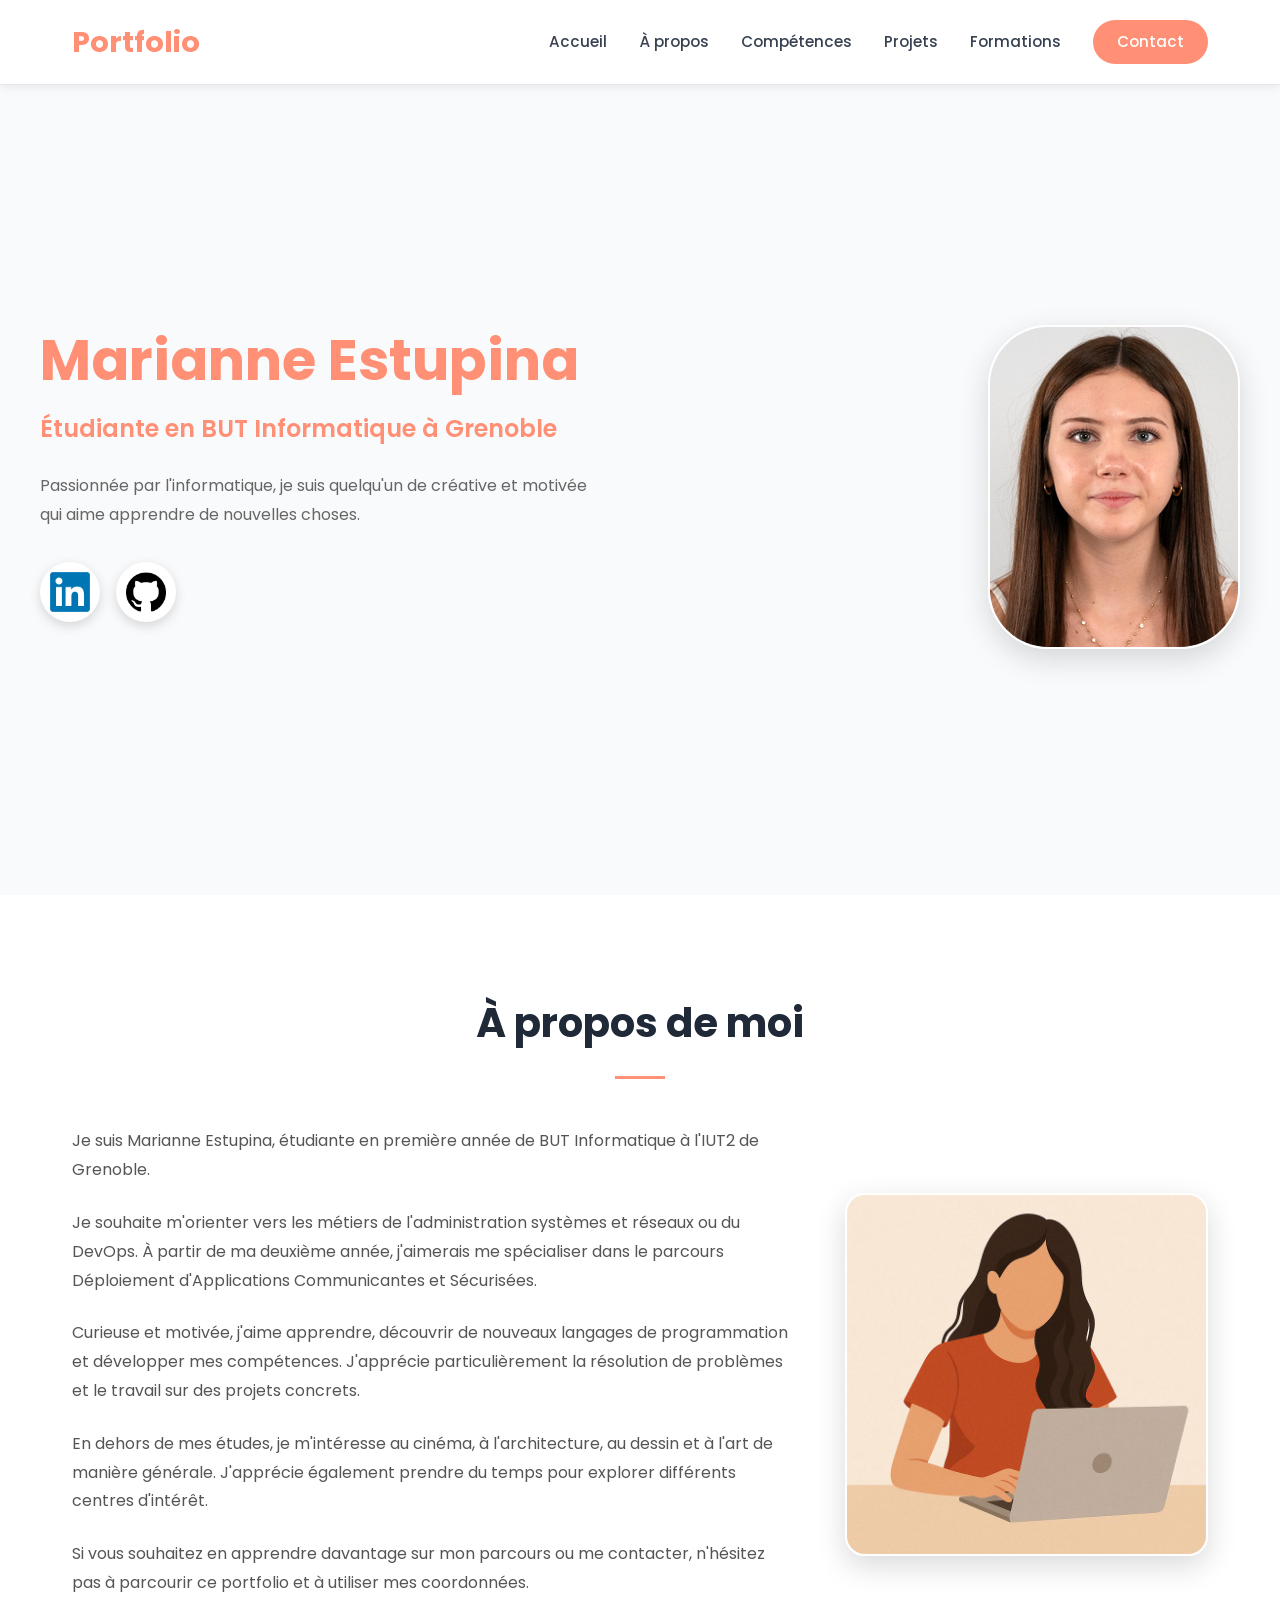
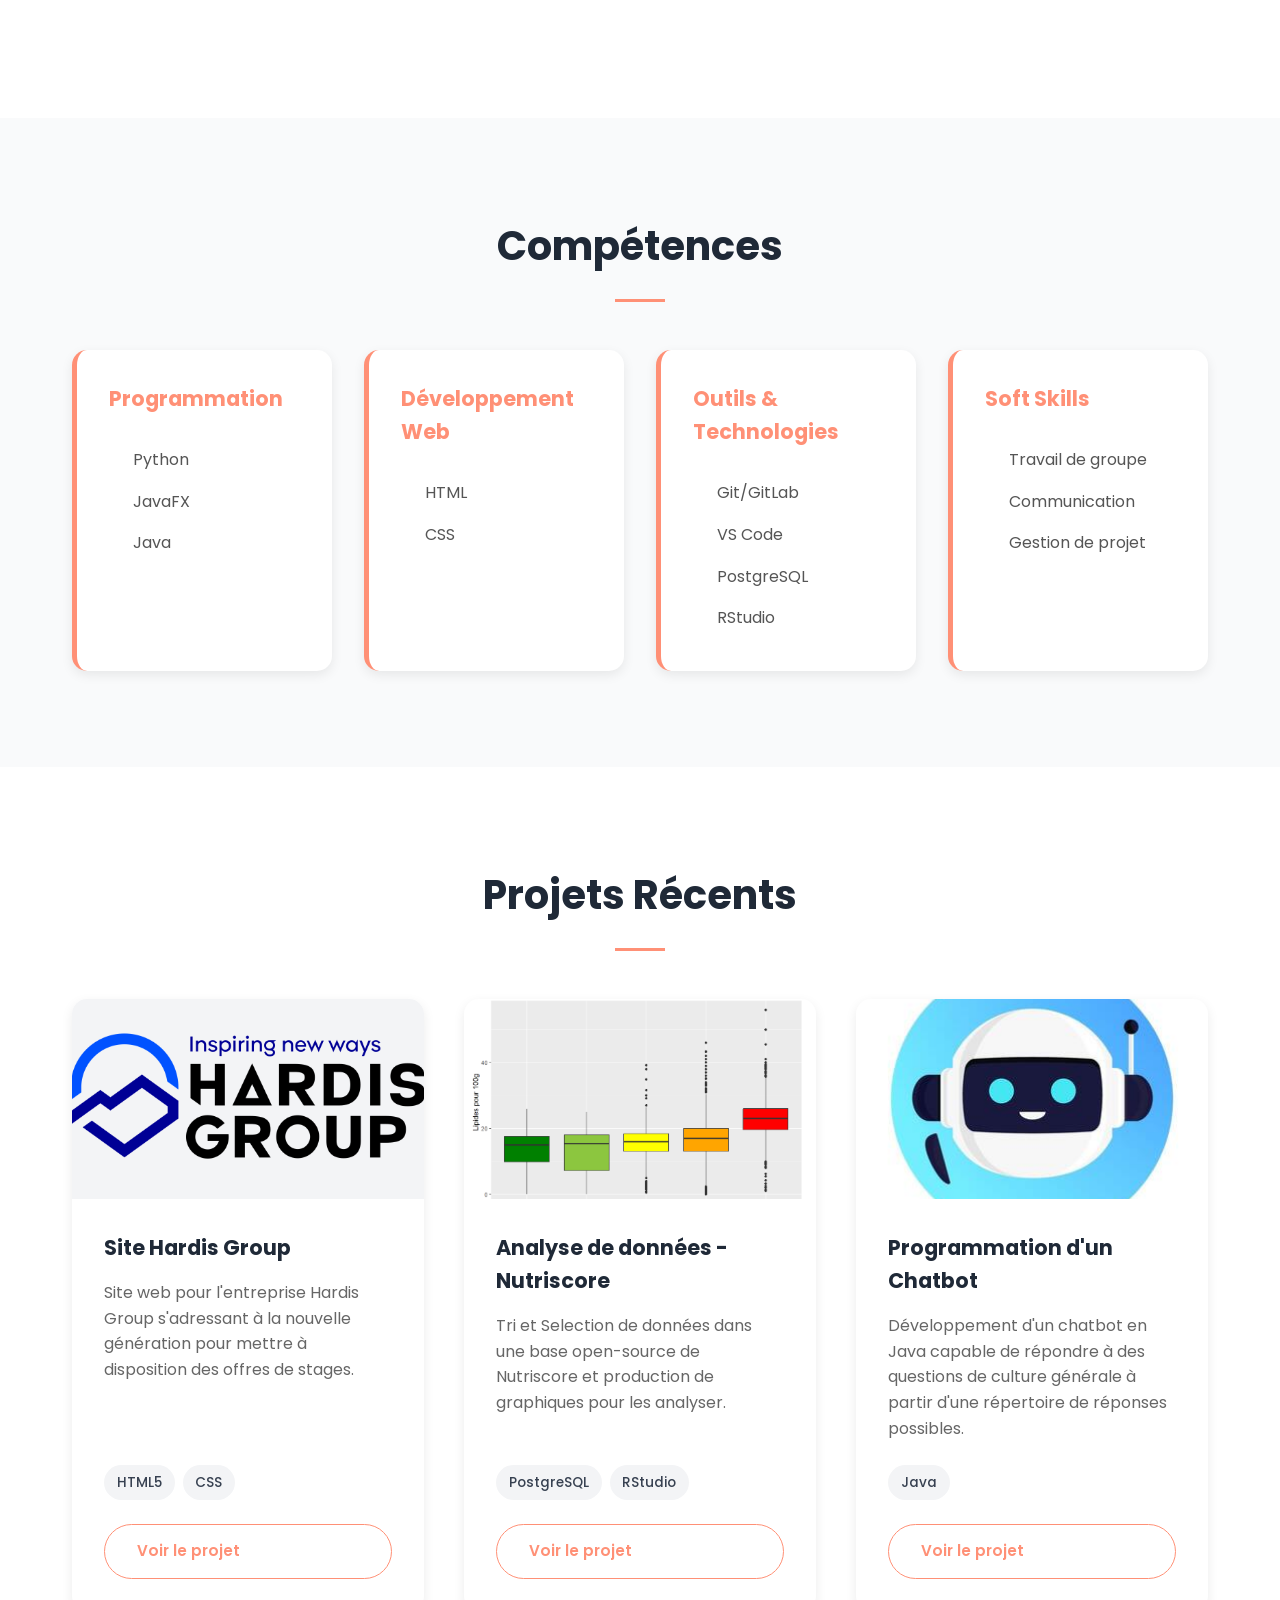
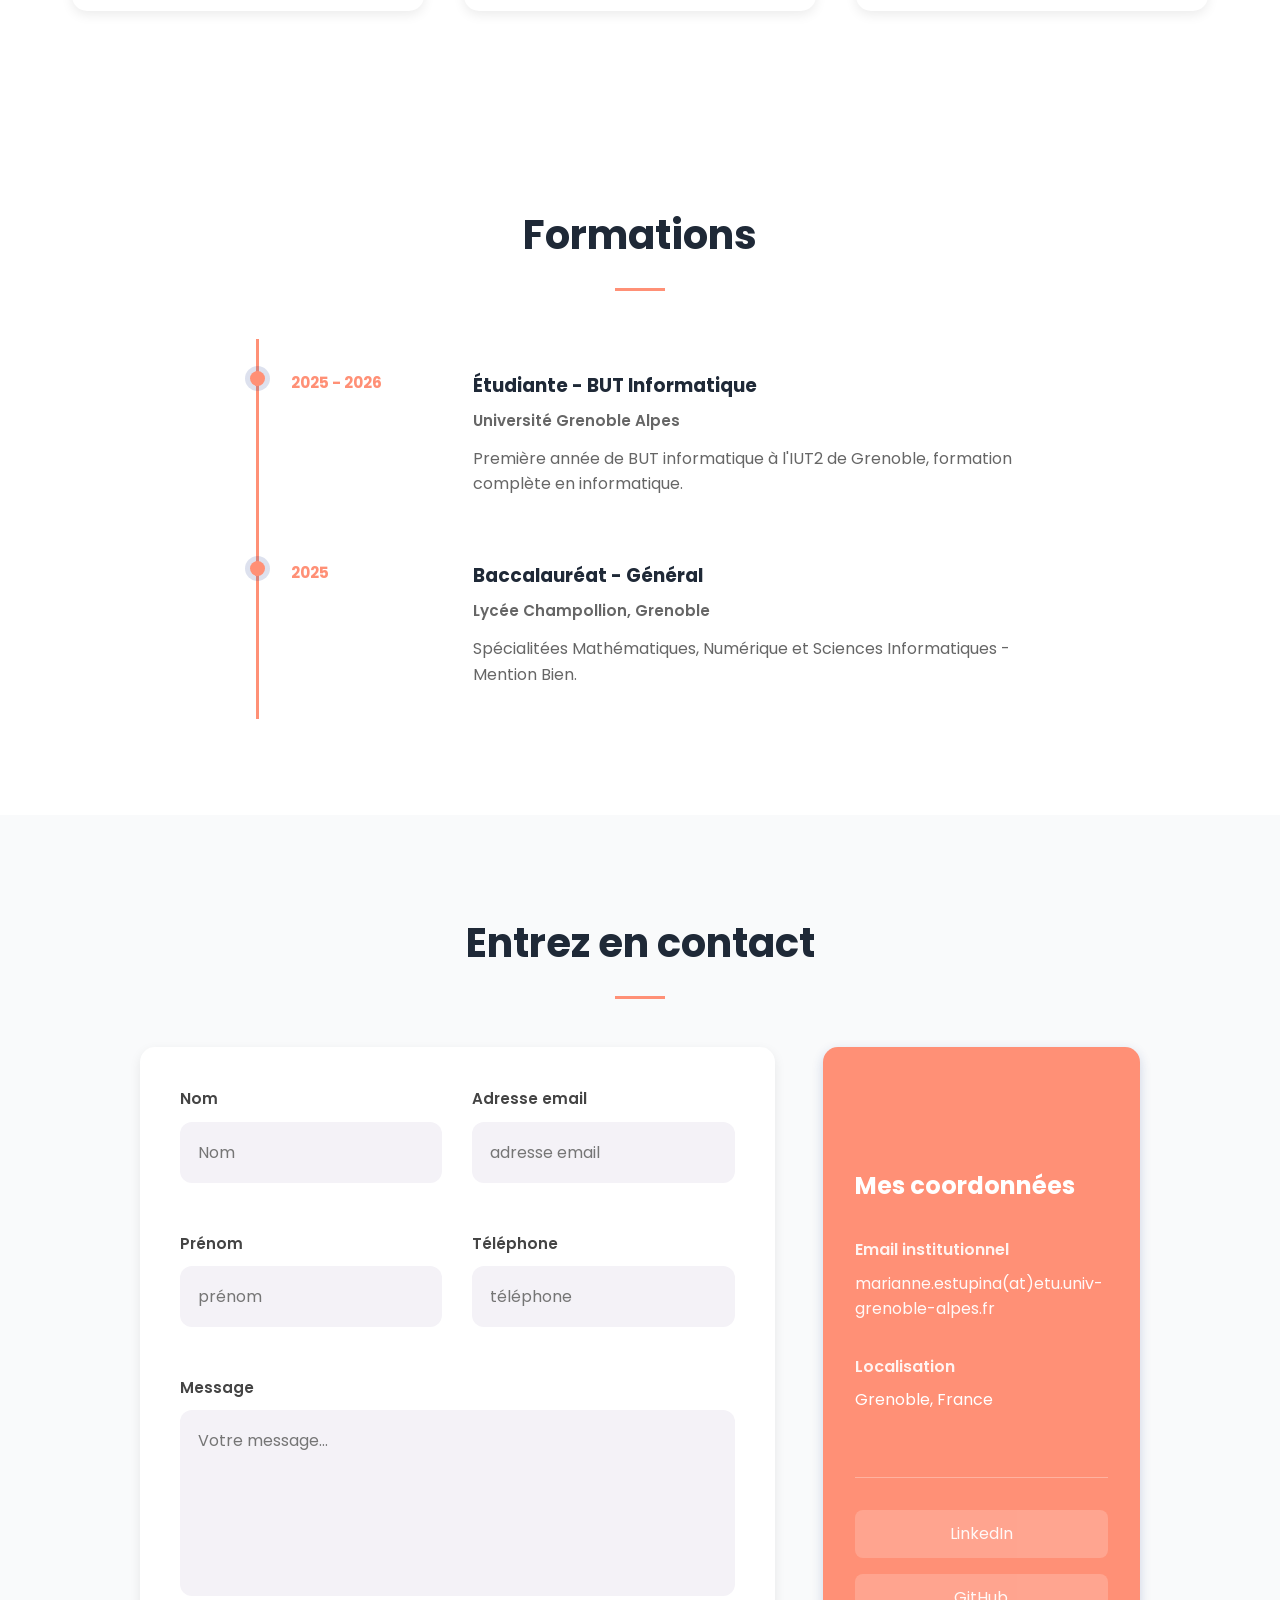
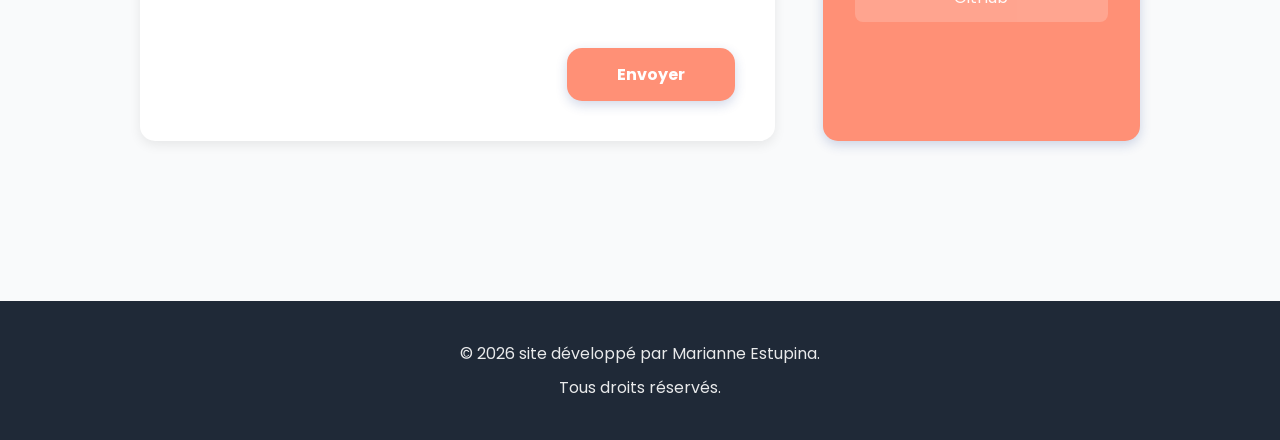
<file: index.html>
<!DOCTYPE html>
<html lang="fr">

<head>
    <meta charset="UTF-8">
    <meta name="viewport" content="width=device-width, initial-scale=1.0">
    <title>Portfolio - Marianne Estupina</title>
    <link rel="stylesheet" href="portfolio.css">
    <link href="https://fonts.googleapis.com/css2?family=Poppins:wght@300;400;600;700&display=swap" rel="stylesheet">
</head>

<body>
    <header class="navbar">
        <div class="navbar-container">
            <div class="logo">Portfolio</div>
            <nav class="nav-menu">
                <ul>
                    <li><a href="#accueil" class="nav-link">Accueil</a></li>
                    <li><a href="#apropos" class="nav-link">À propos</a></li>
                    <li><a href="#competences" class="nav-link">Compétences</a></li>
                    <li><a href="#projets" class="nav-link">Projets</a></li>
                    <li><a href="#experiences" class="nav-link">Formations</a></li>
                    <li><a href="#contact" class="nav-link cta">Contact</a></li>
                </ul>
            </nav>
        </div>
    </header>

    <main>
        <!-- SECTION ACCUEIL -->
        <section id="accueil" class="hero">
            <div class="hero-content">
                <div class="hero-text">
                    <h1>Marianne Estupina</h1>
                    <p class="subtitle">Étudiante en BUT Informatique à Grenoble</p>
                    <p class="description">Passionnée par l'informatique, je suis quelqu'un de créative et motivée qui aime apprendre de nouvelles choses.</p>
                    <div class="social-links">
                        <a href="https://www.linkedin.com/in/marianne-estupina-a378453ab" class="social-link linkedin" title="LinkedIn"><img src="images/logo-linkedin.png" alt="logo linkedin" width="40"></a>
                        <a href="https://github.com/marianneee8" class="social-link github" title="GitHub"><img src="images/logo-github.png" alt="logo github" width="40"></a>
                    </div>
                </div>
                <div class="hero-image">
                    <img src="images/photo_profil.jpg" alt="Photo de profil de Marianne">
                </div>
            </div>
        </section>

        <!-- SECTION À PROPOS -->
        <section id="apropos" class="about">
            <div class="container">
                <h2 class="section-title">À propos de moi</h2>
                <div class="about-content">
                    <div class="about-text">
                        <p>Je suis Marianne Estupina, étudiante en première année de BUT Informatique à l'IUT2 de Grenoble.</p>
                        <p>Je souhaite m'orienter vers les métiers de l'administration systèmes et réseaux ou du DevOps.
                            À partir de ma deuxième année, j'aimerais me spécialiser dans le parcours Déploiement d'Applications
                            Communicantes et Sécurisées.
                        </p>
                        <p>Curieuse et motivée, j'aime apprendre, découvrir de nouveaux langages de programmation et développer mes compétences.
                            J'apprécie particulièrement la résolution de problèmes et le travail sur des projets concrets.
                        </p>
                        <p>En dehors de mes études, je m'intéresse au cinéma, à l'architecture, au dessin et à l'art de manière générale.
                            J'apprécie également prendre du temps pour explorer différents centres d'intérêt.
                        </p>
                        <p>Si vous souhaitez en apprendre davantage sur mon parcours ou me contacter,
                            n'hésitez pas à parcourir ce portfolio et à utiliser mes coordonnées.
                        </p>
                    </div>
                    <div class="about-image">
                        <img src="images/image-accueil.jpg" alt="Photo de profil de Marianne">
                    </div>
                </div>
            </div>
        </section>

        <!-- SECTION COMPÉTENCES -->
        <section id="competences" class="skills">
            <div class="container">
                <h2 class="section-title">Compétences</h2>
                <div class="skills-grid">
                    <div class="skill-category">
                        <h3>Programmation</h3>
                        <ul>
                            <li>Python</li>
                            <li>JavaFX</li>
                            <li>Java</li>
                            <li></li>
                        </ul>
                    </div>
                    <div class="skill-category">
                        <h3>Développement Web</h3>
                        <ul>
                            <li>HTML</li>
                            <li>CSS</li>
                        </ul>
                    </div>
                    <div class="skill-category">
                        <h3>Outils &amp; Technologies</h3>
                        <ul>
                            <li>Git/GitLab</li>
                            <li>VS Code</li>
                            <li>PostgreSQL</li>
                            <li>RStudio</li>
                        </ul>
                    </div>
                    <div class="skill-category">
                        <h3>Soft Skills</h3>
                        <ul>
                            <li>Travail de groupe</li>
                            <li>Communication</li>
                            <li>Gestion de projet</li>
                        </ul>
                    </div>
                </div>
            </div>
        </section>

        <!-- SECTION PROJETS -->
        <section id="projets" class="projects">
            <div class="container">
                <h2 class="section-title">Projets Récents</h2>
                <div class="projects-grid">
                    <div class="project-card">
                        <div class="project-image">
                            <img src="images/image-projet-hardis.png" alt="projet universitaire - site Hardis Group">
                        </div>
                        <div class="project-info">
                            <h3>Site Hardis Group</h3>
                            <p>Site web pour l'entreprise Hardis Group s'adressant à la nouvelle génération pour mettre à disposition des offres de stages.</p>
                            <div class="project-tags">
                                <span>HTML5</span>
                                <span>CSS</span>
                            </div>
                            <a href="projet1.html" class="btn btn-secondary">Voir le projet</a>
                        </div>
                    </div>
                    <div class="project-card">
                        <div class="project-image">
                            <img src="images/image-projet-nutriscore.png" alt="Analyse de Données Nutriscore">
                        </div>
                        <div class="project-info">
                            <h3>Analyse de données - Nutriscore</h3>
                            <p>Tri et Selection de données dans une base open-source de Nutriscore et production de graphiques pour les analyser.</p>
                            <div class="project-tags">
                                <span>PostgreSQL</span>
                                <span>RStudio</span>
                            </div>
                            <a href="projet2.html" class="btn btn-secondary">Voir le projet</a>
                        </div>
                    </div>
                    <div class="project-card">
                        <div class="project-image">
                            <img src="images/image-projet-chatbot.jpg" alt="Programmation d'un Chatbot">
                        </div>
                        <div class="project-info">
                            <h3>Programmation d'un Chatbot</h3>
                            <p>Développement d'un chatbot en Java capable de répondre à des questions de culture générale à partir d'une répertoire de réponses possibles.</p>
                            <div class="project-tags">
                                <span>Java</span>
                            </div>
                            <a href="projet3.html" class="btn btn-secondary">Voir le projet</a>
                        </div>
                    </div>
                </div>
            </div>
        </section>

        <!-- SECTION EXPÉRIENCES -->
        <section id="experiences" class="experiences">
            <div class="container">
                <h2 class="section-title">Formations</h2>
                <div class="timeline">
                    <div class="timeline-item">
                        <div class="timeline-date">2025 - 2026</div>
                        <div class="timeline-content">
                            <h3>Étudiante - BUT Informatique</h3>
                            <p class="company">Université Grenoble Alpes</p>
                            <p>Première année de BUT informatique à l'IUT2 de Grenoble, formation complète en informatique.</p>
                        </div>
                    </div>
                    <div class="timeline-item">
                        <div class="timeline-date">2025</div>
                        <div class="timeline-content">
                            <h3>Baccalauréat - Général</h3>
                            <p class="company">Lycée Champollion, Grenoble</p>
                            <p>Spécialitées Mathématiques, Numérique et Sciences Informatiques - Mention Bien.</p>
                        </div>
                    </div>
                </div>
            </div>
        </section>

        <!-- SECTION CONTACT -->
        <section id="contact" class="contact">
            <div class="container">
                <h2 class="section-title">Entrez en contact</h2>
                <div class="contact-wrapper">
                    <form class="contact-form">
                        <div class="form-row">
                            <div class="form-group">
                                <label for="nom">Nom</label>
                                <input type="text" id="nom" name="nom" placeholder="Nom">
                            </div>
                            <div class="form-group">
                                <label for="email">Adresse email</label>
                                <input type="email" id="email" name="email" placeholder="adresse email">
                            </div>
                        </div>

                        <div class="form-row">
                            <div class="form-group">
                                <label for="prenom">Prénom</label>
                                <input type="text" id="prenom" name="prenom" placeholder="prénom">
                            </div>
                            <div class="form-group">
                                <label for="tel">Téléphone</label>
                                <input type="tel" id="tel" name="tel" placeholder="téléphone">
                            </div>
                        </div>

                        <div class="form-group full">
                            <label for="message">Message</label>
                            <textarea id="message" name="message" rows="6" placeholder="Votre message..."></textarea>
                        </div>

                        <div class="button-container">
                            <button type="submit" class="btn-submit">envoyer</button>
                        </div>
                    </form>

                    <div class="contact-info">
                        <h3>Mes coordonnées</h3>
                        <div class="info-item">
                            <span class="label">Email institutionnel</span>
                            <a href="mailto:marianne@example.com">marianne.estupina(at)etu.univ-grenoble-alpes.fr</a>
                        </div>
                        <div class="info-item">
                            <span class="label">Localisation</span>
                            <p>Grenoble, France</p>
                        </div>
                        <div class="social-contact">
                            <a href="https://www.linkedin.com/in/marianne-estupina-a378453ab" class="social-icon">LinkedIn</a>
                            <a href="https://github.com/marianneee8" class="social-icon">GitHub</a>
                        </div>
                    </div>
                </div>
            </div>
        </section>

    </main>

    <!-- FOOTER -->
    <footer class="footer">
        <div class="footer-content">
            <p>&copy; 2026 site développé par Marianne Estupina.</p>
            <p>Tous droits réservés.</p>
        </div>
    </footer>

</body>

</html>
</file>
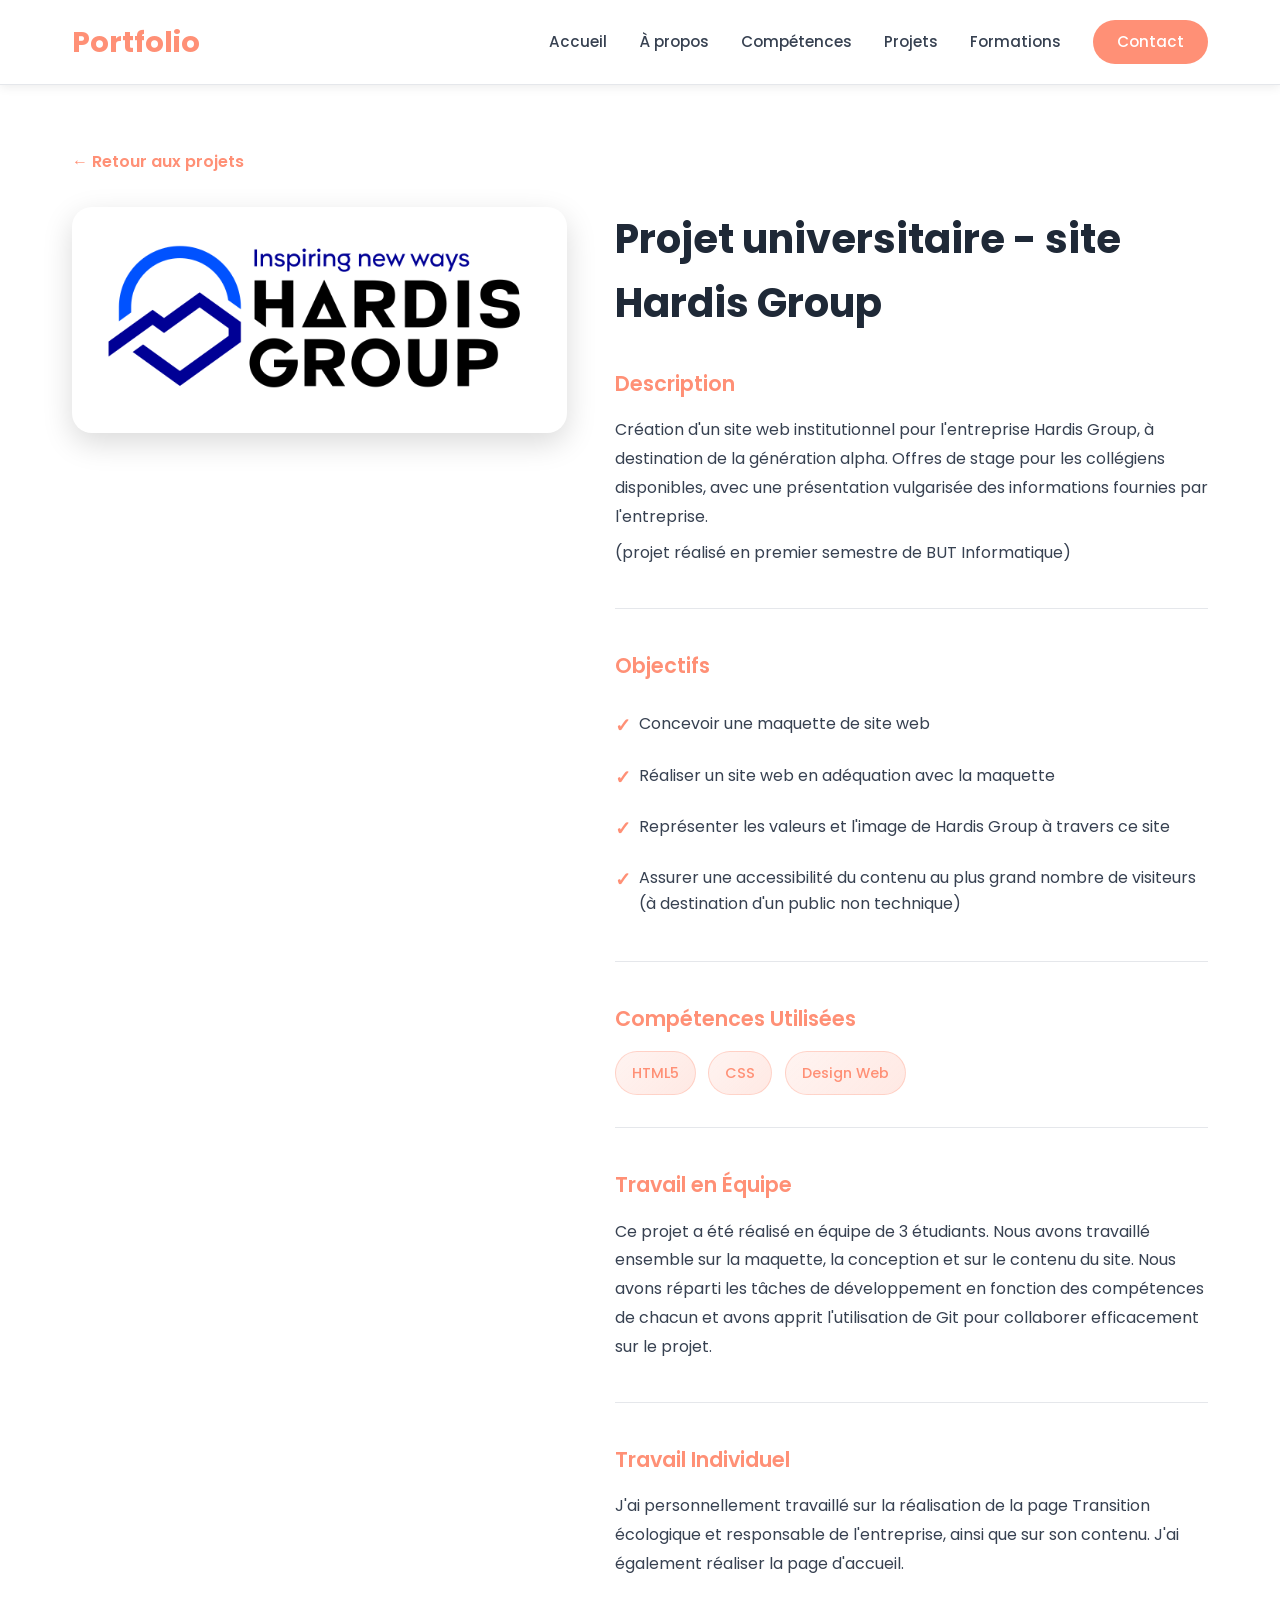
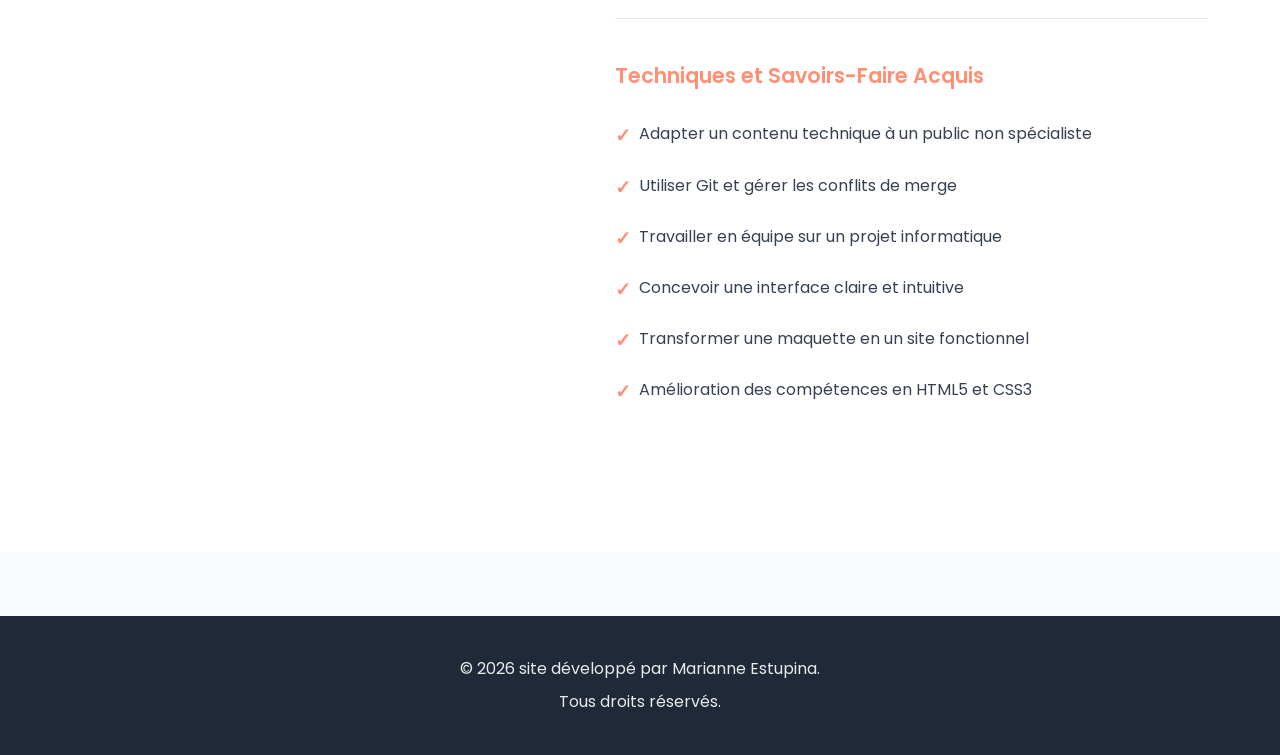
<file: projet1.html>
<!DOCTYPE html>
<html lang="fr">

<head>
    <meta charset="UTF-8">
    <meta name="viewport" content="width=device-width, initial-scale=1.0">
    <title>Site Hardis Group - Marianne Estupina</title>
    <link rel="stylesheet" href="portfolio.css">
    <link href="https://fonts.googleapis.com/css2?family=Poppins:wght@300;400;600;700&display=swap" rel="stylesheet">
</head>

<body>
    <header class="navbar">
        <div class="navbar-container">
            <div class="logo"><a href="index.html">Portfolio</a></div>
            <nav class="nav-menu">
                <ul>
                    <li><a href="index.html#accueil" class="nav-link">Accueil</a></li>
                    <li><a href="index.html#apropos" class="nav-link">À propos</a></li>
                    <li><a href="index.html#competences" class="nav-link">Compétences</a></li>
                    <li><a href="index.html#projets" class="nav-link">Projets</a></li>
                    <li><a href="index.html#experiences" class="nav-link">Formations</a></li>
                    <li><a href="index.html#contact" class="nav-link cta">Contact</a></li>
                </ul>
            </nav>
        </div>
    </header>

    <main>
        <!-- SECTION DÉTAIL PROJET -->
        <section class="project-detail">
            <div class="container">
                <a href="index.html#projets" class="back-link">&larr; Retour aux projets</a>
                <div class="project-detail-content">
                    <div class="project-detail-image">
                        <img src="images/image-projet-hardis.png" alt="Site Hardis Group">
                    </div>
                    <div class="project-detail-info">
                        <h1>Projet universitaire - site Hardis Group</h1>
                        <div class="detail-section">
                            <h3>Description</h3>
                            <p>Création d'un site web institutionnel pour l'entreprise Hardis Group,
                                à destination de la génération alpha. Offres de stage pour les collégiens
                                disponibles, avec une présentation vulgarisée des informations fournies par l'entreprise.
                            </p>
                            <p>(projet réalisé en premier semestre de BUT Informatique)</p>
                        </div>

                        <div class="detail-section">
                            <h3>Objectifs</h3>
                            <ul class="objectives-list">
                                <li>Concevoir une maquette de site web</li>
                                <li>Réaliser un site web en adéquation avec la maquette</li>
                                <li>Représenter les valeurs et l'image de Hardis Group à travers ce site</li>
                                <li>Assurer une accessibilité du contenu au plus grand nombre de visiteurs (à destination d'un public non technique)</li>
                            </ul>
                        </div>

                        <div class="detail-section">
                            <h3>Compétences Utilisées</h3>
                            <div class="skills-list">
                                <span class="skill-tag">HTML5</span>
                                <span class="skill-tag">CSS</span>
                                <span class="skill-tag">Design Web</span>
                            </div>
                        </div>

                        <div class="detail-section">
                            <h3>Travail en Équipe</h3>
                            <p>Ce projet a été réalisé en équipe de 3 étudiants.
                                 Nous avons travaillé ensemble sur la maquette,
                                  la conception et sur le contenu du site. Nous avons réparti les tâches de développement
                                   en fonction des compétences de chacun et
                                    avons apprit l'utilisation de Git pour collaborer efficacement sur le projet.</p>
                        </div>

                        <div class="detail-section">
                            <h3>Travail Individuel</h3>
                            <p>J'ai personnellement travaillé sur la réalisation de la page Transition écologique
                                 et responsable de l'entreprise, ainsi que sur son contenu.
                                 J'ai également réaliser la page d'accueil.</p>
                        </div>

                        <div class="detail-section">
                            <h3>Techniques et Savoirs-Faire Acquis</h3>
                            <ul class="learnings-list">
                                <li>Adapter un contenu technique à un public non spécialiste</li>
                                <li>Utiliser Git et gérer les conflits de merge</li>
                                <li>Travailler en équipe sur un projet informatique</li>
                                <li>Concevoir une interface claire et intuitive</li>
                                <li>Transformer une maquette en un site fonctionnel</li>
                                <li>Amélioration des compétences en HTML5 et CSS3</li>
                            </ul>
                        </div>
                    </div>
                </div>
            </div>
        </section>
    </main>

    <!-- FOOTER -->
    <footer class="footer">
        <div class="footer-content">
            <p>&copy; 2026 site développé par Marianne Estupina.</p>
            <p>Tous droits réservés.</p>
        </div>
    </footer>

</body>

</html>
</file>
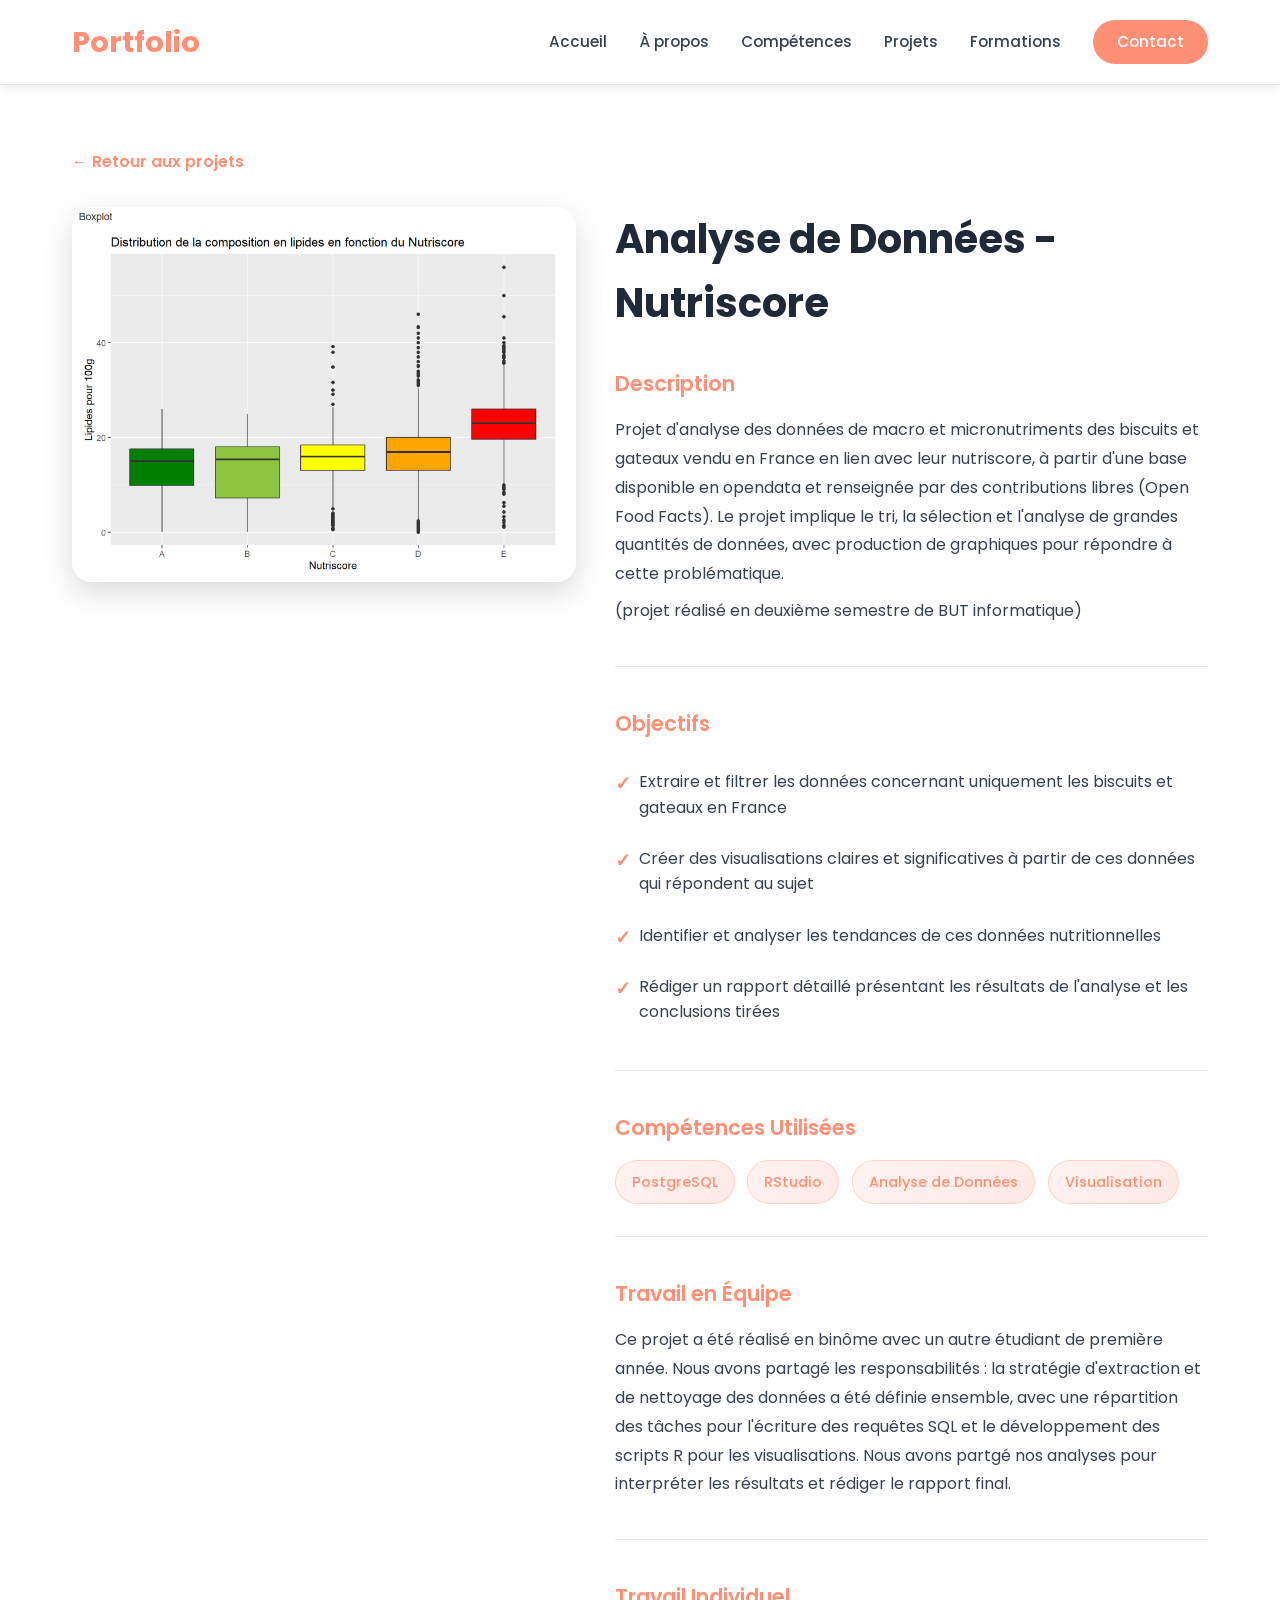
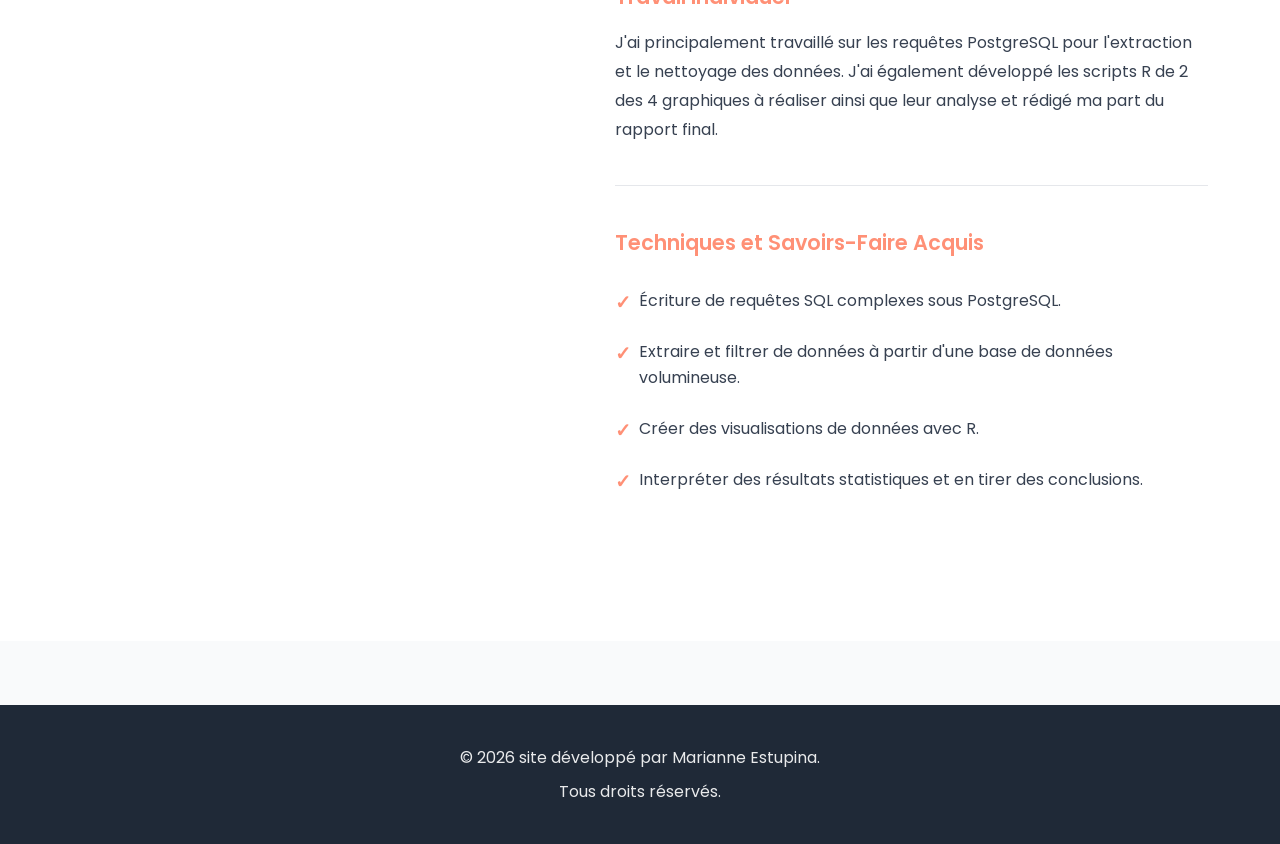
<file: projet2.html>
<!DOCTYPE html>
<html lang="fr">

<head>
    <meta charset="UTF-8">
    <meta name="viewport" content="width=device-width, initial-scale=1.0">
    <title>Analyse de Données Nutriscore - Marianne Estupina</title>
    <link rel="stylesheet" href="portfolio.css">
    <link href="https://fonts.googleapis.com/css2?family=Poppins:wght@300;400;600;700&display=swap" rel="stylesheet">
</head>

<body>
    <header class="navbar">
        <div class="navbar-container">
            <div class="logo"><a href="index.html">Portfolio</a></div>
            <nav class="nav-menu">
                <ul>
                    <li><a href="index.html#accueil" class="nav-link">Accueil</a></li>
                    <li><a href="index.html#apropos" class="nav-link">À propos</a></li>
                    <li><a href="index.html#competences" class="nav-link">Compétences</a></li>
                    <li><a href="index.html#projets" class="nav-link">Projets</a></li>
                    <li><a href="index.html#experiences" class="nav-link">Formations</a></li>
                    <li><a href="index.html#contact" class="nav-link cta">Contact</a></li>
                </ul>
            </nav>
        </div>
    </header>

    <main>
        <!-- SECTION DÉTAIL PROJET -->
        <section class="project-detail">
            <div class="container">
                <a href="index.html#projets" class="back-link">&larr; Retour aux projets</a>
                <div class="project-detail-content">
                    <div class="project-detail-image project-2">
                        <img src="images/image-projet-nutriscore.png" alt="Analyse de Données Nutriscore">
                    </div>
                    <div class="project-detail-info">
                        <h1>Analyse de Données - Nutriscore</h1>
                        <div class="detail-section">
                            <h3>Description</h3>
                            <p>Projet d'analyse des données de macro et micronutriments des biscuits et gateaux vendu en France
                                 en lien avec leur nutriscore, à partir d'une base disponible en opendata et renseignée
                                 par des contributions libres (Open Food Facts).
                                 Le projet implique le tri, la sélection et l'analyse de grandes quantités de données,
                                  avec production de graphiques pour répondre à cette problématique.</p>
                            <p>(projet réalisé en deuxième semestre de BUT informatique)</p>
                        </div>

                        <div class="detail-section">
                            <h3>Objectifs</h3>
                            <ul class="objectives-list">
                                <li>Extraire et filtrer les données concernant uniquement les biscuits et gateaux en France</li>
                                <li>Créer des visualisations claires et significatives à partir de ces données qui répondent au sujet</li>
                                <li>Identifier et analyser les tendances de ces données nutritionnelles</li>
                                <li>Rédiger un rapport détaillé présentant les résultats de l'analyse et les conclusions tirées</li>
                            </ul>
                        </div>

                        <div class="detail-section">
                            <h3>Compétences Utilisées</h3>
                            <div class="skills-list">
                                <span class="skill-tag">PostgreSQL</span>
                                <span class="skill-tag">RStudio</span>
                                <span class="skill-tag">Analyse de Données</span>
                                <span class="skill-tag">Visualisation</span>
                            </div>
                        </div>

                        <div class="detail-section">
                            <h3>Travail en Équipe</h3>
                            <p>Ce projet a été réalisé en binôme avec un autre étudiant de première année.
                                 Nous avons partagé les responsabilités : la stratégie d'extraction et de nettoyage des données
                                  a été définie ensemble, avec une répartition des tâches pour l'écriture des requêtes SQL
                                   et le développement des scripts R pour les visualisations. Nous avons partgé nos analyses
                                    pour interpréter les résultats et rédiger le rapport final.</p>
                        </div>

                        <div class="detail-section">
                            <h3>Travail Individuel</h3>
                            <p>J'ai principalement travaillé sur les requêtes PostgreSQL pour l'extraction et le nettoyage
                                 des données. J'ai également développé les scripts R de 2 des 4 graphiques à réaliser ainsi
                                  que leur analyse et rédigé ma part du rapport final.</p>
                        </div>

                        <div class="detail-section">
                            <h3>Techniques et Savoirs-Faire Acquis</h3>
                            <ul class="learnings-list">
                                <li>Écriture de requêtes SQL complexes sous PostgreSQL.</li>
                                <li>Extraire et filtrer de données à partir d'une base de données volumineuse.</li>
                                <li>Créer des visualisations de données avec R.</li>
                                <li>Interpréter des résultats statistiques et en tirer des conclusions.</li>
                            </ul>
                        </div>
                    </div>
                </div>
            </div>
        </section>
    </main>

    <!-- FOOTER -->
    <footer class="footer">
        <div class="footer-content">
            <p>&copy; 2026 site développé par Marianne Estupina.</p>
            <p>Tous droits réservés.</p>
        </div>
    </footer>

</body>

</html>
</file>
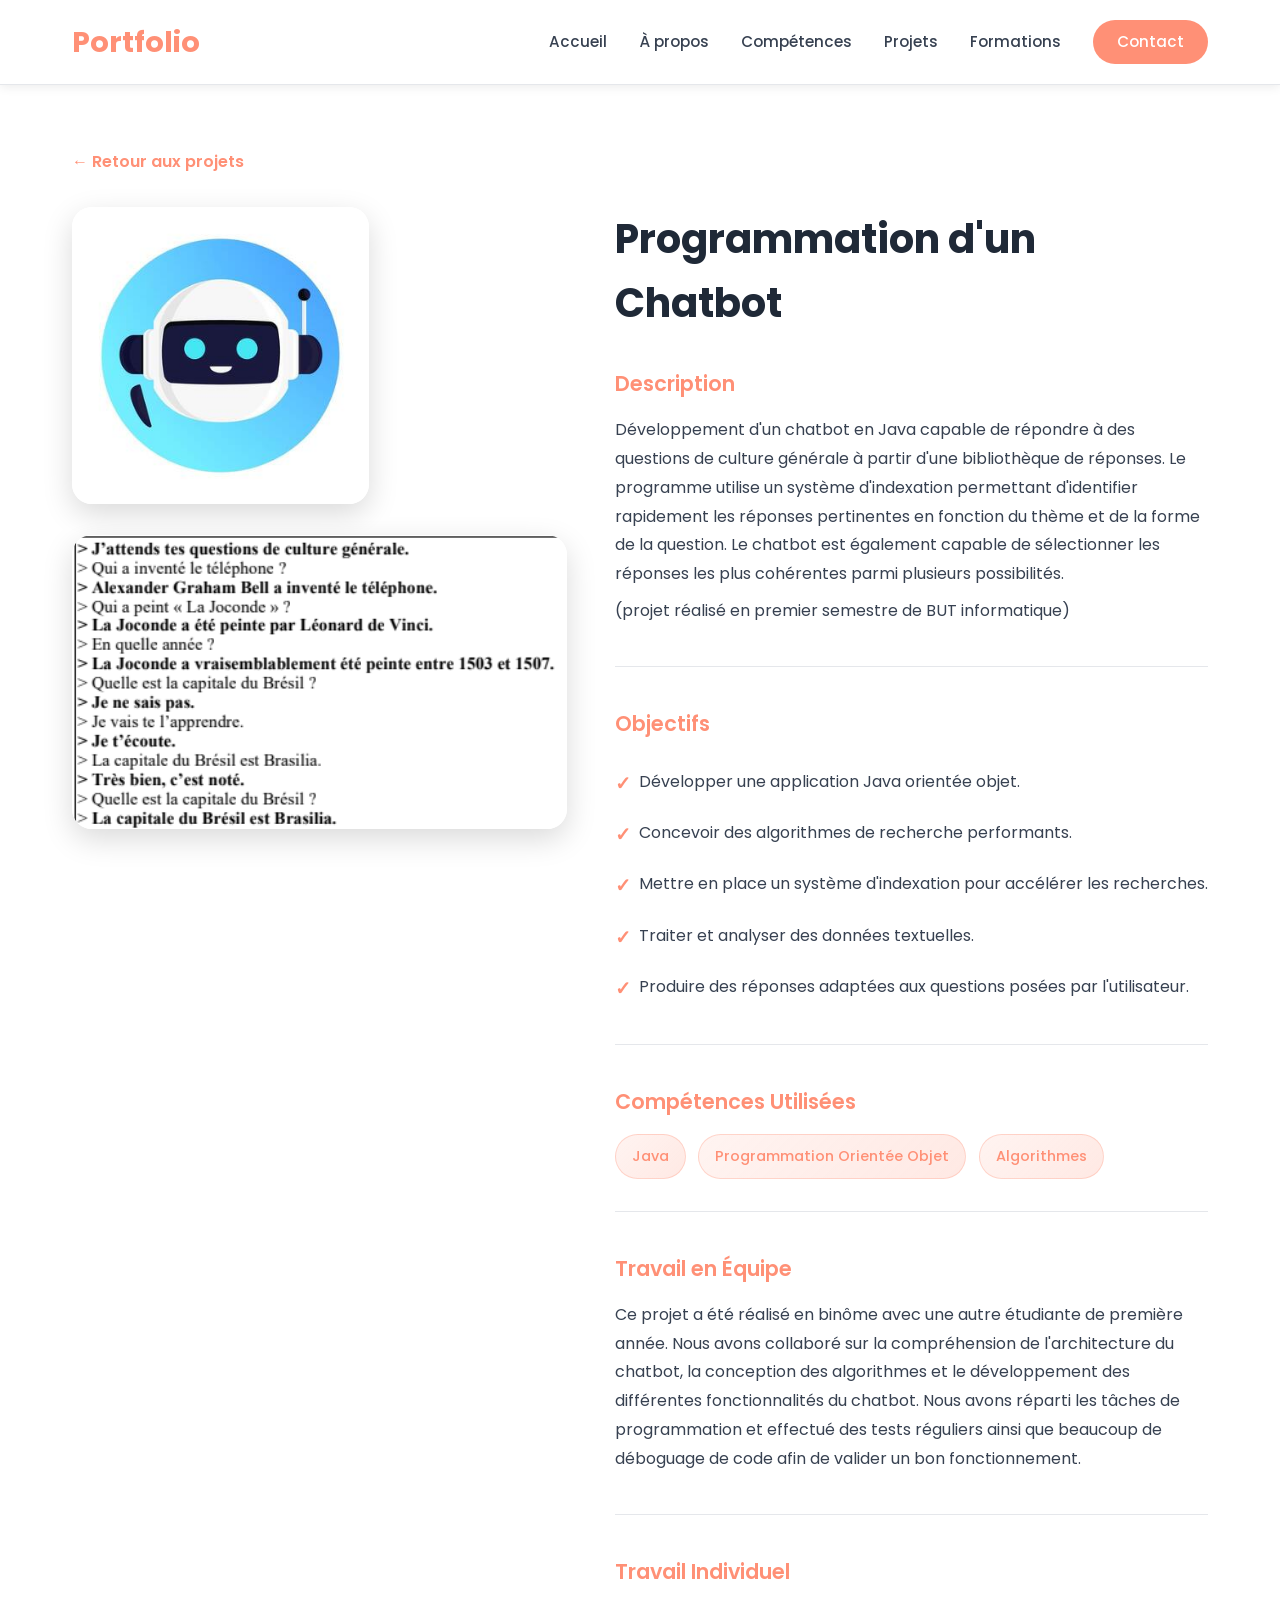
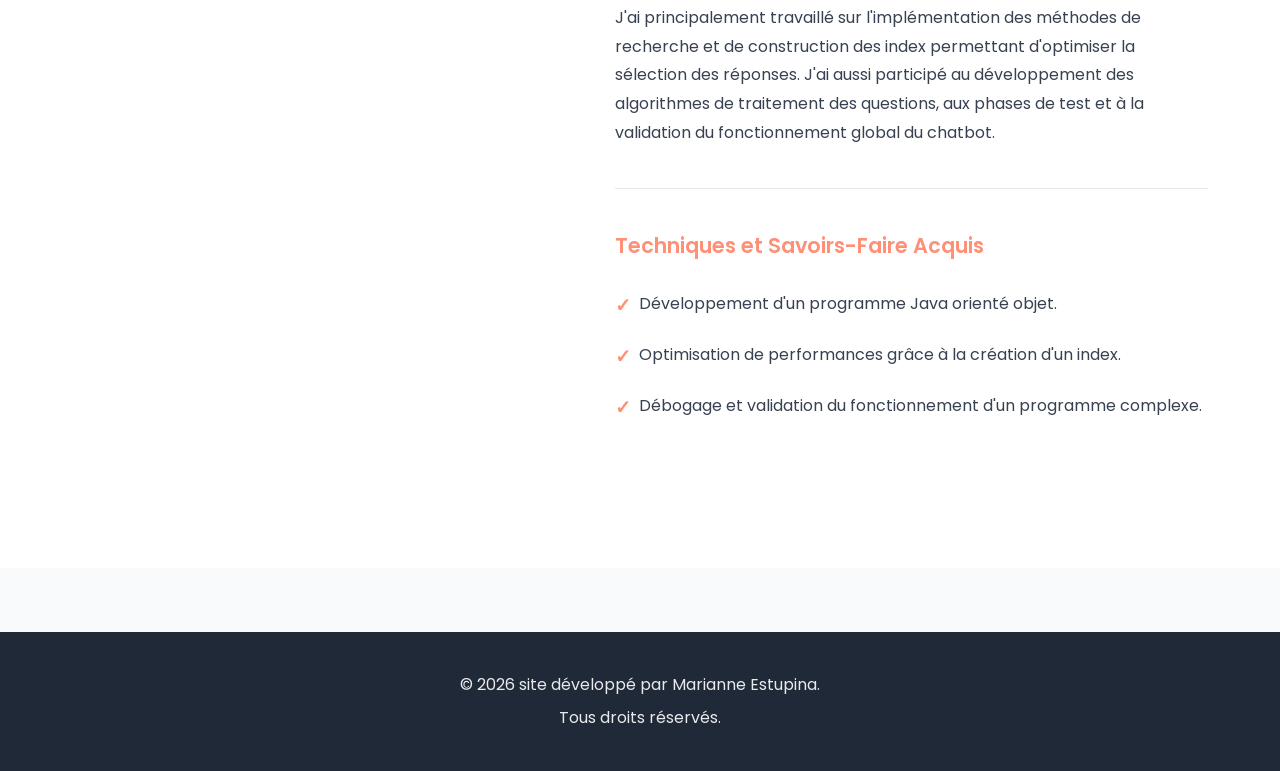
<file: projet3.html>
<!DOCTYPE html>
<html lang="fr">

<head>
    <meta charset="UTF-8">
    <meta name="viewport" content="width=device-width, initial-scale=1.0">
    <title>Programmation d'un Chatbot - Marianne Estupina</title>
    <link rel="stylesheet" href="portfolio.css">
    <link href="https://fonts.googleapis.com/css2?family=Poppins:wght@300;400;600;700&display=swap" rel="stylesheet">
</head>

<body>
    <header class="navbar">
        <div class="navbar-container">
            <div class="logo"><a href="index.html">Portfolio</a></div>
            <nav class="nav-menu">
                <ul>
                    <li><a href="index.html#accueil" class="nav-link">Accueil</a></li>
                    <li><a href="index.html#apropos" class="nav-link">À propos</a></li>
                    <li><a href="index.html#competences" class="nav-link">Compétences</a></li>
                    <li><a href="index.html#projets" class="nav-link">Projets</a></li>
                    <li><a href="index.html#experiences" class="nav-link">Formations</a></li>
                    <li><a href="index.html#contact" class="nav-link cta">Contact</a></li>
                </ul>
            </nav>
        </div>
    </header>

    <main>
        <!-- SECTION DÉTAIL PROJET -->
        <section class="project-detail">
            <div class="container">
                <a href="index.html#projets" class="back-link">&larr; Retour aux projets</a>
                <div class="project-detail-content">
                    <div class="project-detail-image project-3">
                        <img src="images/image-projet-chatbot.jpg" alt="Programmation d'un Chatbot">
                        <img src="images/image-projet-chatbot2.png" alt="Programmation d'un Chatbot - Écran 2">
                    </div>
                    <div class="project-detail-info">
                        <h1>Programmation d'un Chatbot</h1>
                        <div class="detail-section">
                            <h3>Description</h3>
                            <p>Développement d'un chatbot en Java capable de répondre à des questions de culture
                                 générale à partir d'une bibliothèque de réponses. Le programme utilise un système
                                  d'indexation permettant d'identifier rapidement les réponses pertinentes en
                                   fonction du thème et de la forme de la question. Le chatbot est également
                                    capable de sélectionner les réponses les plus cohérentes parmi plusieurs possibilités.</p>
                            <p>(projet réalisé en premier semestre de BUT informatique)</p>
                        </div>

                        <div class="detail-section">
                            <h3>Objectifs</h3>
                            <ul class="objectives-list">
                                <li>Développer une application Java orientée objet.</li>
                                <li>Concevoir des algorithmes de recherche performants.</li>
                                <li>Mettre en place un système d'indexation pour accélérer les recherches.</li>
                                <li>Traiter et analyser des données textuelles.</li>
                                <li>Produire des réponses adaptées aux questions posées par l'utilisateur.</li>
                            </ul>
                        </div>

                        <div class="detail-section">
                            <h3>Compétences Utilisées</h3>
                            <div class="skills-list">
                                <span class="skill-tag">Java</span>
                                <span class="skill-tag">Programmation Orientée Objet</span>
                                <span class="skill-tag">Algorithmes</span>
                            </div>
                        </div>

                        <div class="detail-section">
                            <h3>Travail en Équipe</h3>
                            <p>Ce projet a été réalisé en binôme avec une autre étudiante de première année.
                                 Nous avons collaboré sur la compréhension de l'architecture du chatbot,
                                  la conception des algorithmes et le développement des différentes fonctionnalités du chatbot.
                                   Nous avons réparti les tâches de programmation et effectué des tests réguliers ainsi que
                                    beaucoup de déboguage de code afin de valider un bon fonctionnement.</p>
                        </div>

                        <div class="detail-section">
                            <h3>Travail Individuel</h3>
                            <p>J'ai principalement travaillé sur l'implémentation des méthodes de recherche et
                                 de construction des index permettant d'optimiser la sélection des réponses.
                                  J'ai aussi participé au développement des algorithmes de traitement des questions,
                                   aux phases de test et à la validation du fonctionnement global du chatbot.</p>
                        </div>

                        <div class="detail-section">
                            <h3>Techniques et Savoirs-Faire Acquis</h3>
                            <ul class="learnings-list">
                                <li>Développement d'un programme Java orienté objet.</li>
                                <li>Optimisation de performances grâce à la création d'un index.</li>
                                <li>Débogage et validation du fonctionnement d'un programme complexe.</li>
                            </ul>
                        </div>
                    </div>
                </div>
            </div>
        </section>
    </main>

    <!-- FOOTER -->
    <footer class="footer">
        <div class="footer-content">
            <p>&copy; 2026 site développé par Marianne Estupina.</p>
            <p>Tous droits réservés.</p>
        </div>
    </footer>

</body>

</html>
</file>
<file: portfolio.css>
/* ============================================
   VARIABLES ET RÉINITIALISATION
   ============================================ */

:root {
    --primary-color: #ff9076;
    --secondary-color: #ffffff;
    --accent-color: #6b7280;
    --dark-color: #1f2937;
    --light-color: #f9fafb;
    --text-color: #374151;
    --border-color: #e5e7eb;
    --shadow: 0 1px 3px rgba(0, 0, 0, 0.1);
    --shadow-hover: 0 4px 6px rgba(255, 144, 118, 0.15);
}

* {
    margin: 0;
    padding: 0;
    box-sizing: border-box;
}

html {
    scroll-behavior: smooth;
}

body {
    font-family: 'Poppins', sans-serif;
    color: var(--text-color);
    background-color: #f9fafb;
    line-height: 1.6;
}

/* ============================================
   HEADER / NAVIGATION
   ============================================ */

.navbar {
    position: sticky;
    top: 0;
    z-index: 1000;
    background: #ffffff;
    box-shadow: 0 2px 10px rgba(0, 0, 0, 0.08);
    border-bottom: 1px solid var(--border-color);
}

.navbar-container {
    max-width: 1200px;
    margin: 0 auto;
    display: flex;
    justify-content: space-between;
    align-items: center;
    padding: 1.2rem 2rem;
}

.logo {
    font-size: 1.8rem;
    font-weight: 700;
    color: var(--primary-color);
}

.logo a {
    text-decoration: none;
    color: inherit;
}

.nav-menu ul {
    display: flex;
    gap: 2rem;
    list-style: none;
    align-items: center;
    flex-wrap: wrap;
    border: none;
    padding: 0;
}

.nav-link {
    text-decoration: none;
    color: var(--text-color);
    font-weight: 500;
    font-size: 0.95rem;
    transition: all 0.3s ease;
    position: relative;
}

.nav-link:hover {
    color: var(--primary-color);
}



.nav-link.cta {
    background: var(--primary-color);
    color: white;
    padding: 0.7rem 1.5rem;
    border-radius: 50px;
    transition: all 0.3s ease;
}

.nav-link.cta:hover {
    transform: translateY(-2px);
    box-shadow: 0 5px 15px rgba(179, 116, 212, 0.4);
}



/* ============================================
   SECTION HERO
   ============================================ */

.hero {
    min-height: 90vh;
    display: flex;
    align-items: center;
    justify-content: center;
    background: #f9fafb;
    padding: 4rem 2rem;
    position: relative;
    overflow: hidden;
    
}



.hero-content {
    max-width: 1200px;
    margin: 0 auto;
    display: grid;
    grid-template-columns: 1fr 1fr;
    gap: 4rem;
    align-items: center;
    position: relative;
    z-index: 1;
}

.hero-text h1 {
    font-size: 3.5rem;
    font-weight: 700;
    color: var(--primary-color);
    margin-bottom: 1rem;
    line-height: 1.2;
}

.subtitle {
    font-size: 1.5rem;
    color: var(--primary-color);
    font-weight: 600;
    margin-bottom: 1.5rem;
}

.description {
    font-size: 1rem;
    color: #666;
    margin-bottom: 2rem;
    line-height: 1.8;
}

.social-links {
    display: flex;
    gap: 1rem;
    margin-bottom: 2rem;
}

.social-link {
    display: flex;
    align-items: center;
    justify-content: center;
    text-decoration: none;
    transition: all 0.3s ease;
    width: 60px;
    height: 60px;
    background-color: #ffffff;
    border-radius: 50%;
    box-shadow: 0 4px 12px rgba(0, 0, 0, 0.15);
}

.social-link:hover {
    transform: scale(1.1);
    box-shadow: 0 8px 20px rgba(0, 0, 0, 0.25);
}

.hero-image {
    perspective: 1000px;
    margin-left: auto;
}

.hero-image img {
    width: 100%;
    max-width: 300px;
    border-radius: 60px;
    box-shadow: 0 10px 30px rgba(0, 0, 0, 0.15);
    border: 2px solid #fff;
}

/* ============================================
   BOUTONS
   ============================================ */

.btn {
    display: inline-block;
    padding: 0.9rem 2rem;
    border: none;
    border-radius: 50px;
    font-family: 'Poppins', sans-serif;
    font-weight: 600;
    cursor: pointer;
    transition: all 0.3s ease;
    text-decoration: none;
    font-size: 0.95rem;
}

.btn-primary {
    background: var(--primary-color);
    color: white;
    box-shadow: 0 4px 12px rgba(30, 58, 138, 0.2);
}

.btn-primary:hover {
    transform: translateY(-3px);
    box-shadow: 0 6px 16px rgba(30, 58, 138, 0.25);
}

.btn-secondary {
    background: white;
    color: var(--primary-color);
    border: 1px solid var(--primary-color);
}

.btn-secondary:hover {
    background: var(--primary-color);
    color: white;
}

/* ============================================
   CONTENEUR
   ============================================ */

.container {
    max-width: 1200px;
    margin: 0 auto;
    padding: 0 2rem;
}

/* ============================================
   SECTIONS (À PROPOS, COMPÉTENCES, ETC.)
   ============================================ */

section {
    padding: 6rem 2rem;
}

.section-title {
    font-size: 2.5rem;
    font-weight: 700;
    text-align: center;
    margin-bottom: 3rem;
    color: var(--dark-color);
    position: relative;
    padding-bottom: 1.5rem;
}

.section-title::after {
    content: '';
    position: absolute;
    width: 50px;
    height: 3px;
    background: var(--primary-color);
    bottom: 0;
    left: 50%;
    transform: translateX(-50%);
}

/* À PROPOS */

.about {
    background: #ffffff;
}

.about-content {
    display: grid;
    grid-template-columns: 2fr 1fr;
    gap: 3rem;
    align-items: center;
}

.about-text p {
    margin-bottom: 1.5rem;
    color: #555;
    font-size: 1rem;
    line-height: 1.8;
}

.about-image {
    display: flex;
    justify-content: flex-end;
    align-items: center;
    overflow: hidden;
    border-radius: 20px;
    box-shadow: 0 10px 30px rgba(0, 0, 0, 0.15);
    border: 2px solid #fff;
}

.about-image img {
    width: 100%;
    height: auto;
    object-fit: cover;
    display: block;
}

/* COMPÉTENCES */

.skills {
    background: #f9fafb;
}

.skills-grid {
    display: grid;
    grid-template-columns: repeat(auto-fit, minmax(250px, 1fr));
    gap: 2rem;
}

.skill-category {
    padding: 2rem;
    background: #ffffff;
    border-radius: 15px;
    border-left: 5px solid var(--primary-color);
    box-shadow: 0 4px 12px rgba(0, 0, 0, 0.08);
    transition: all 0.3s ease;
}

.skill-category:hover {
    transform: translateY(-5px);
    box-shadow: var(--shadow);
}

.skill-category h3 {
    color: var(--primary-color);
    margin-bottom: 1.5rem;
    font-size: 1.3rem;
}

.skill-category ul {
    list-style: none;
}

.skill-category li {
    padding: 0.5rem 0;
    color: #555;
    position: relative;
    padding-left: 1.5rem;
}

.skill-category li::before {
    content: '✓';
    position: absolute;
    left: 0;
    color: var(--secondary-color);
    font-weight: bold;
}

/* PROJETS */

.projects {
    background: #ffffff;
}

.projects-grid {
    display: grid;
    grid-template-columns: repeat(auto-fit, minmax(300px, 1fr));
    gap: 2.5rem;
}

.project-card {
    background: #ffffff;
    border-radius: 15px;
    overflow: hidden;
    box-shadow: 0 4px 12px rgba(0, 0, 0, 0.08);
    transition: all 0.3s ease;
    display: flex;
    flex-direction: column;
}

.project-card:hover {
    transform: translateY(-10px);
    box-shadow: var(--shadow-hover);
}

.project-image {
    width: 100%;
    height: 200px;
    background: #f3f4f6;
    display: flex;
    align-items: center;
    justify-content: center;
    overflow: hidden;
}

.project-image img {
    width: 100%;
    height: 100%;
    object-fit: cover;
    transition: transform 0.3s ease;
}

.project-card:hover .project-image img {
    transform: scale(1.1);
}

.project-info {
    padding: 2rem;
    flex-grow: 1;
    display: flex;
    flex-direction: column;
}

.project-info h3 {
    color: var(--dark-color);
    margin-bottom: 1rem;
    font-size: 1.3rem;
}

.project-info p {
    color: #666;
    margin-bottom: 1.5rem;
    flex-grow: 1;
}

.project-tags {
    display: flex;
    flex-wrap: wrap;
    gap: 0.5rem;
    margin-bottom: 1.5rem;
}

.project-tags span {
    background: #f3f4f6;
    color: #374151;
    padding: 0.4rem 0.8rem;
    border-radius: 20px;
    font-size: 0.85rem;
    font-weight: 500;
}

/* EXPÉRIENCES / TIMELINE */

.experiences {
    background: #ffffff;
}

.timeline {
    max-width: 800px;
    margin: 0 auto;
}

.timeline-item {
    display: grid;
    grid-template-columns: 150px 1fr;
    gap: 2rem;
    padding: 2rem 0;
    border-left: 3px solid var(--primary-color);
    padding-left: 2rem;
    margin-left: 1rem;
    position: relative;
}

.timeline-item::before {
    content: '';
    position: absolute;
    left: -9px;
    top: 2rem;
    width: 15px;
    height: 15px;
    background: var(--primary-color);
    border-radius: 50%;
    box-shadow: 0 0 0 5px rgba(30, 58, 138, 0.15);
}

.timeline-date {
    font-weight: 700;
    color: var(--primary-color);
    font-size: 0.95rem;
}

.timeline-content h3 {
    color: var(--dark-color);
    margin-bottom: 0.5rem;
}

.company {
    color: var(--secondary-color);
    font-weight: 600;
    font-size: 0.95rem;
    margin-bottom: 0.8rem;
}

.timeline-content p {
    color: #666;
    line-height: 1.6;
}

/* ============================================
   CONTACT
   ============================================ */

.contact {
    background: #f9fafb;
}

.contact-subtitle {
    text-align: center;
    color: #666;
    font-size: 1.1rem;
    margin-bottom: 3rem;
}

.contact-wrapper {
    display: grid;
    grid-template-columns: 2fr 1fr;
    gap: 3rem;
    max-width: 1000px;
    margin: 0 auto;
}

.contact-form {
    background: #ffffff;
    padding: 2.5rem;
    border-radius: 15px;
    box-shadow: 0 4px 12px rgba(0, 0, 0, 0.08);
}

.form-row {
    display: grid;
    grid-template-columns: 1fr 1fr;
    gap: 1.5rem;
}

.form-group {
    margin-bottom: 1.5rem;
}

.form-group.full {
    grid-column: 1 / -1;
}

label {
    display: block;
    margin-bottom: 0.5rem;
    color: var(--dark-color);
    font-weight: 600;
    font-size: 0.95rem;
}

input, textarea {
    width: 100%;
    padding: 0.9rem;
    border: 1px solid var(--border-color);
    border-radius: 8px;
    font-family: 'Poppins', sans-serif;
    transition: all 0.3s ease;
    background: white;
}

input:focus, textarea:focus {
    outline: none;
    border-color: var(--primary-color);
    box-shadow: 0 0 0 2px rgba(30, 58, 138, 0.1);
}

textarea {
    resize: vertical;
}

.button-container {
    display: flex;
    justify-content: center;
    margin-top: 2rem;
}

.btn-submit {
    background: var(--primary-color);
    color: white;
    padding: 0.9rem 2.5rem;
    border: none;
    border-radius: 50px;
    font-family: 'Poppins', sans-serif;
    font-weight: 600;
    font-size: 0.95rem;
    cursor: pointer;
    transition: all 0.3s ease;
    box-shadow: 0 4px 12px rgba(30, 58, 138, 0.2);
    text-transform: capitalize;
}

.btn-submit:hover {
    transform: translateY(-3px);
    box-shadow: var(--shadow-hover);
}

.contact-info {
    background: var(--primary-color);
    color: white;
    padding: 2rem;
    border-radius: 15px;
    display: flex;
    flex-direction: column;
    justify-content: center;
    box-shadow: 0 4px 12px rgba(30, 58, 138, 0.2);
}

.contact-info h3 {
    margin-bottom: 2rem;
    font-size: 1.5rem;
}

.info-item {
    margin-bottom: 2rem;
}

.label {
    display: block;
    font-weight: 600;
    margin-bottom: 0.5rem;
    opacity: 0.9;
}

.contact-info a {
    color: white;
    text-decoration: none;
    transition: all 0.3s ease;
    opacity: 0.95;
}

.contact-info a:hover {
    opacity: 1;
    text-decoration: underline;
}

.contact-info p {
    margin: 0;
}

.social-contact {
    display: flex;
    flex-direction: column;
    gap: 1rem;
    margin-top: 2rem;
    padding-top: 2rem;
    border-top: 1px solid rgba(255, 255, 255, 0.3);
}

.social-icon {
    display: inline-block;
    padding: 0.7rem 1.2rem;
    background: rgba(255, 255, 255, 0.2);
    border-radius: 8px;
    text-align: center;
    transition: all 0.3s ease;
}

.social-icon:hover {
    background: rgba(255, 255, 255, 0.3);
}

/* ============================================
   FOOTER
   ============================================ */

.footer {
    background: var(--dark-color);
    color: white;
    padding: 2rem;
    text-align: center;
    margin-top: 4rem;
}

.footer-content p {
    margin: 0.5rem 0;
    opacity: 0.9;
}

.heart {
    color: #ff6b9d;
    animation: heartbeat 1.5s ease-in-out infinite;
}

@keyframes heartbeat {
    0%, 100% { transform: scale(1); }
    25% { transform: scale(1.2); }
    50% { transform: scale(1); }
}

/* ============================================
   PAGES DE DÉTAIL DES PROJETS
   ============================================ */

.project-detail {
    background: #ffffff;
    padding: 4rem 2rem;
    min-height: 100vh;
}

.back-link {
    display: inline-block;
    color: var(--primary-color);
    text-decoration: none;
    font-weight: 600;
    margin-bottom: 2rem;
    transition: all 0.3s ease;
}

.back-link:hover {
    transform: translateX(-5px);
    color: #ff7d5f;
}

.project-detail-content {
    display: grid;
    grid-template-columns: 1fr 1.2fr;
    gap: 3rem;
    align-items: start;
    max-width: 1200px;
    margin: 0 auto;
}

.project-detail-image {
    position: sticky;
    top: 100px;
}

.project-detail-image img {
    width: 100%;
    border-radius: 20px;
    box-shadow: 0 10px 30px rgba(0, 0, 0, 0.15);
    transition: all 0.3s ease;
    margin-bottom: 1rem;
}

.project-3 img:first-child {
    width: 60%;
    margin-bottom: 1.5rem;
}

.project-2 img {
    width: 102%;
}

.project-detail-image:hover img {
    transform: scale(1.02);
}

.project-detail-info h1 {
    font-size: 2.5rem;
    color: var(--dark-color);
    margin-bottom: 2rem;
    font-weight: 700;
}

.detail-section {
    margin-bottom: 2.5rem;
    padding-bottom: 2rem;
    border-bottom: 1px solid var(--border-color);
}

.detail-section:last-child {
    border-bottom: none;
}

.detail-section h3 {
    font-size: 1.3rem;
    color: var(--primary-color);
    margin-bottom: 1rem;
    font-weight: 600;
}

.detail-section p {
    color: var(--text-color);
    line-height: 1.8;
    font-size: 1rem;
    margin-bottom: 0.5rem;
}

.objectives-list,
.learnings-list {
    list-style: none;
    padding: 0;
}

.objectives-list li,
.learnings-list li {
    padding: 0.8rem 0;
    padding-left: 1.5rem;
    position: relative;
    color: var(--text-color);
    line-height: 1.6;
}

.objectives-list li::before,
.learnings-list li::before {
    content: '✓';
    position: absolute;
    left: 0;
    color: var(--primary-color);
    font-weight: bold;
    font-size: 1.2rem;
}

.skills-list {
    display: flex;
    flex-wrap: wrap;
    gap: 0.8rem;
}

.skill-tag {
    display: inline-block;
    background: linear-gradient(135deg, rgba(255, 144, 118, 0.1), rgba(255, 144, 118, 0.2));
    color: var(--primary-color);
    padding: 0.6rem 1rem;
    border-radius: 25px;
    font-size: 0.9rem;
    font-weight: 500;
    border: 1px solid rgba(255, 144, 118, 0.3);
    transition: all 0.3s ease;
}

.skill-tag:hover {
    background: linear-gradient(135deg, rgba(255, 144, 118, 0.2), rgba(255, 144, 118, 0.3));
    transform: translateY(-2px);
    box-shadow: 0 4px 12px rgba(255, 144, 118, 0.2);
}

/* ============================================
   RESPONSIVE DESIGN
   ============================================ */

@media (max-width: 768px) {
    .hero-content {
        grid-template-columns: 1fr;
        gap: 2rem;
    }

    .hero-text h1 {
        font-size: 2.5rem;
    }

    .subtitle {
        font-size: 1.2rem;
    }

    .about-content {
        grid-template-columns: 1fr;
    }

    .contact-wrapper {
        grid-template-columns: 1fr;
    }

    .timeline-item {
        grid-template-columns: 100px 1fr;
        gap: 1rem;
        padding-left: 1rem;
        margin-left: 0.5rem;
    }

    .nav-menu ul {
        gap: 1rem;
        font-size: 0.9rem;
    }

    .section-title {
        font-size: 2rem;
    }

    .projects-grid {
        grid-template-columns: 1fr;
    }

    .form-row {
        grid-template-columns: 1fr;
    }
}

@media (max-width: 480px) {
    .hero-text h1 {
        font-size: 2rem;
    }

    .subtitle {
        font-size: 1rem;
    }

    .section-title {
        font-size: 1.5rem;
    }

    .navbar-container {
        flex-direction: column;
        gap: 1rem;
    }

    .nav-menu ul {
        flex-direction: column;
        align-items: flex-start;
    }

    .skills-grid {
        grid-template-columns: 1fr;
    }

    .timeline-item {
        grid-template-columns: 1fr;
        margin-left: 0;
        border-left: none;
        border-top: 3px solid var(--primary-color);
        padding-left: 0;
        padding-top: 2rem;
    }

    .timeline-item::before {
        left: auto;
        top: -9px;
    }
}


#contact .underline {
    width: 60px;
    height: 4px;
    background-color: #b374d4;
    border-radius: 2px;
}

/* La carte blanche du formulaire */
#contact .contact-card {
    background-color: #ffffff;
    padding: 40px;
    border-radius: 30px;
    box-shadow: 0 15px 40px rgba(0, 0, 0, 0.04);
    width: 100%;
    max-width: 900px; /* Largeur maximale pour ne pas être trop étiré */
}

/* Espacement des champs */
#contact .form-row {
    display: flex;
    gap: 30px; /* Espace entre les colonnes */
    margin-bottom: 25px;
}

#contact .form-group {
    flex: 1;
    display: flex;
    flex-direction: column;
}

#contact .form-group label {
    font-size: 0.95rem;
    font-weight: 600;
    color: #444;
    margin-bottom: 10px;
}

#contact input, 
#contact textarea {
    background-color: #f4f2f7;
    border: 2px solid transparent;
    padding: 16px;
    border-radius: 12px;
    font-size: 1rem;
    outline: none;
    transition: border-color 0.3s ease;
}

/* Effet quand on clique sur un champ */
#contact input:focus, 
#contact textarea:focus {
    border-color: var(--primary-color);
}

/* Zone de texte du message */
#contact textarea {
    width: 100%;
    resize: none; /* Empêche le redimensionnement manuel */
    margin-bottom: 20px;
}

/* Alignement du bouton */
#contact .button-container {
    display: flex;
    justify-content: flex-end;
}

/* Style du bouton avec effet Hover */
#contact .btn-submit {
    background-color: #ff9076;
    color: white;
    border: none;
    padding: 14px 50px;
    border-radius: 15px;
    font-size: 1rem;
    font-weight: bold;
    cursor: pointer;
    transition: all 0.3s cubic-bezier(0.4, 0, 0.2, 1);
}

/* EFFET HOVER (Souris dessus) */
#contact .btn-submit:hover {
    background-color: #ff7d5f;
    transform: translateY(-3px); /* Le bouton monte légèrement */
    box-shadow: 0 8px 20px rgba(255, 144, 118, 0.4);
}

/* Effet quand on clique sur le bouton */
#contact .btn-submit:active {
    transform: translateY(-1px);
}

/* Adaptation pour mobile */
@media (max-width: 650px) {
    #contact .form-row {
        flex-direction: column;
        gap: 20px;
    }
    
    #contact .contact-card {
        padding: 25px;
    }
}

/* Responsive pour les pages de détail de projets */
@media (max-width: 768px) {
    .project-detail-content {
        grid-template-columns: 1fr;
        gap: 2rem;
    }

    .project-detail-image {
        position: static;
    }

    .project-detail-info h1 {
        font-size: 2rem;
    }

    .detail-section h3 {
        font-size: 1.1rem;
    }

    .skills-list {
        gap: 0.6rem;
    }

    .skill-tag {
        font-size: 0.85rem;
        padding: 0.5rem 0.8rem;
    }
}

@media (max-width: 480px) {
    .project-detail {
        padding: 2rem 1rem;
    }

    .project-detail-info h1 {
        font-size: 1.5rem;
    }

    .detail-section h3 {
        font-size: 1rem;
    }

    .detail-section p {
        font-size: 0.95rem;
    }

    .objectives-list li,
    .learnings-list li {
        font-size: 0.95rem;
        padding-left: 1.2rem;
    }
}
</file>
